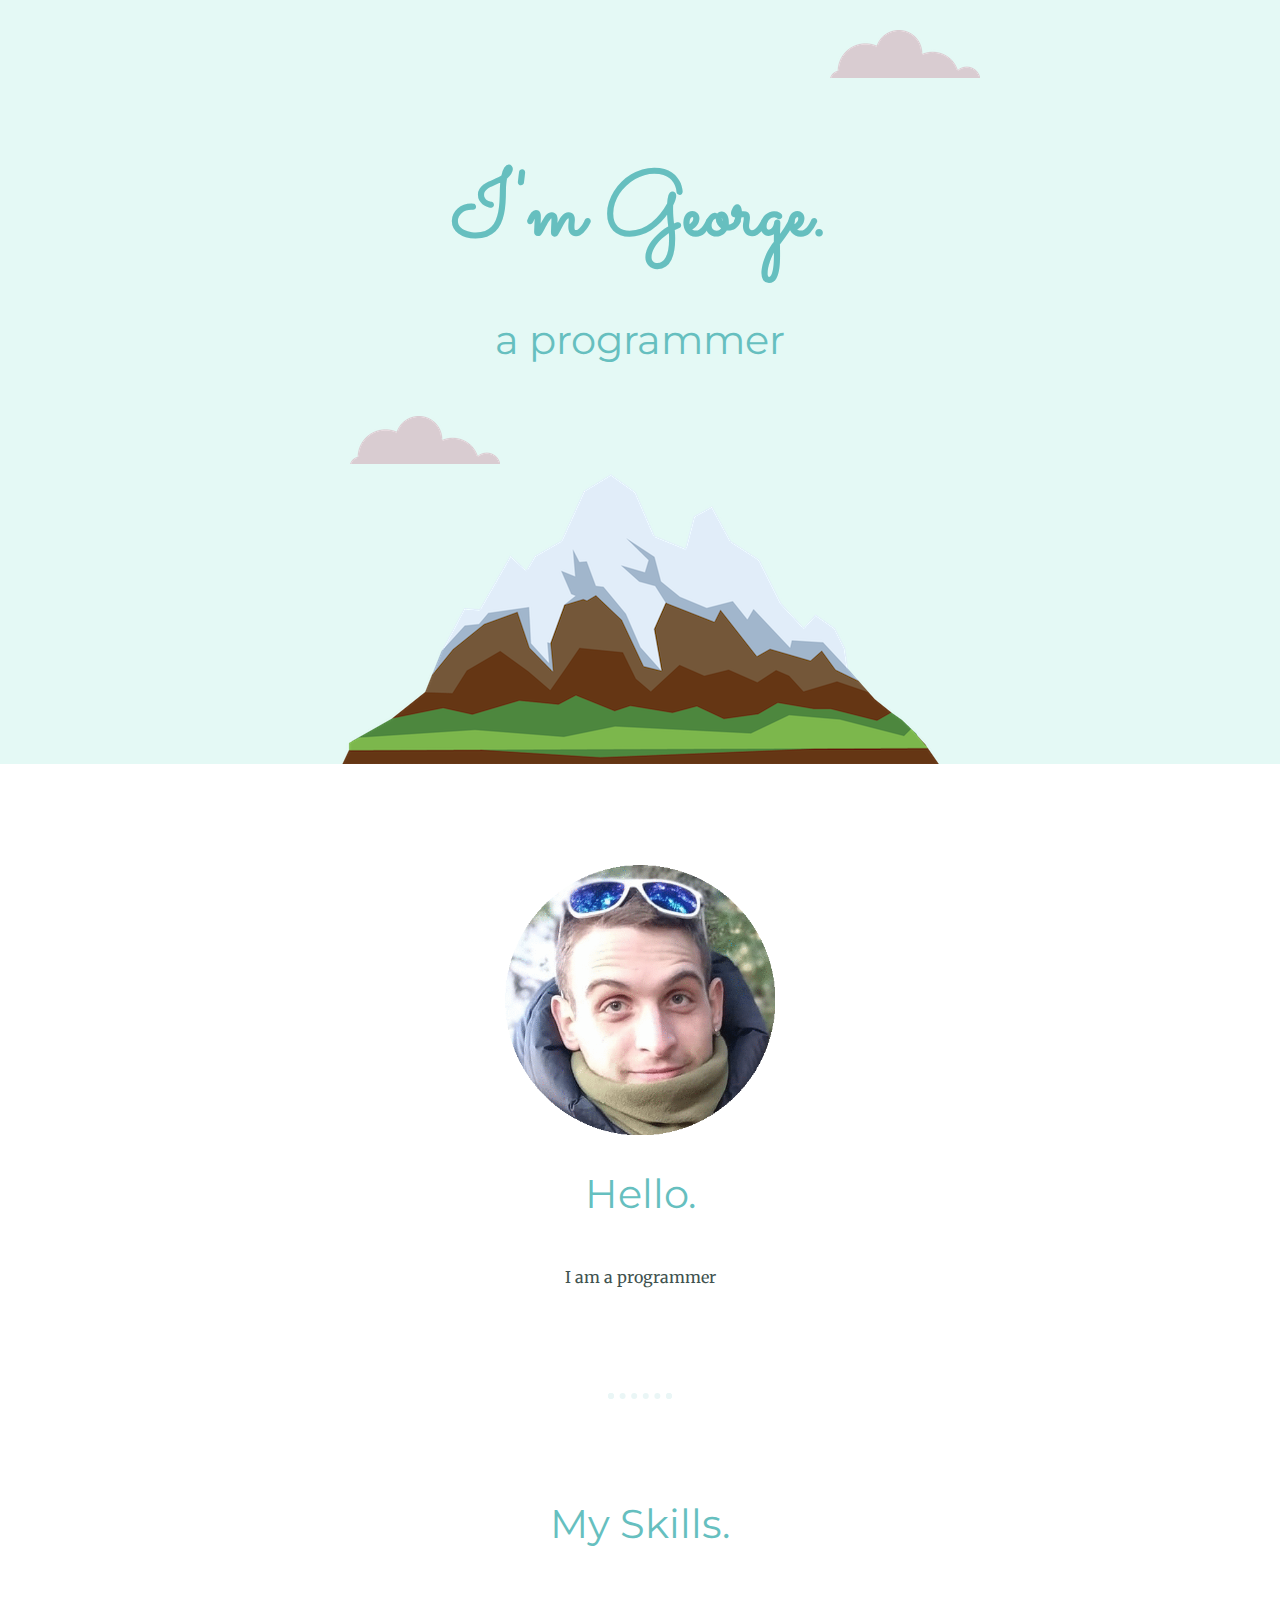
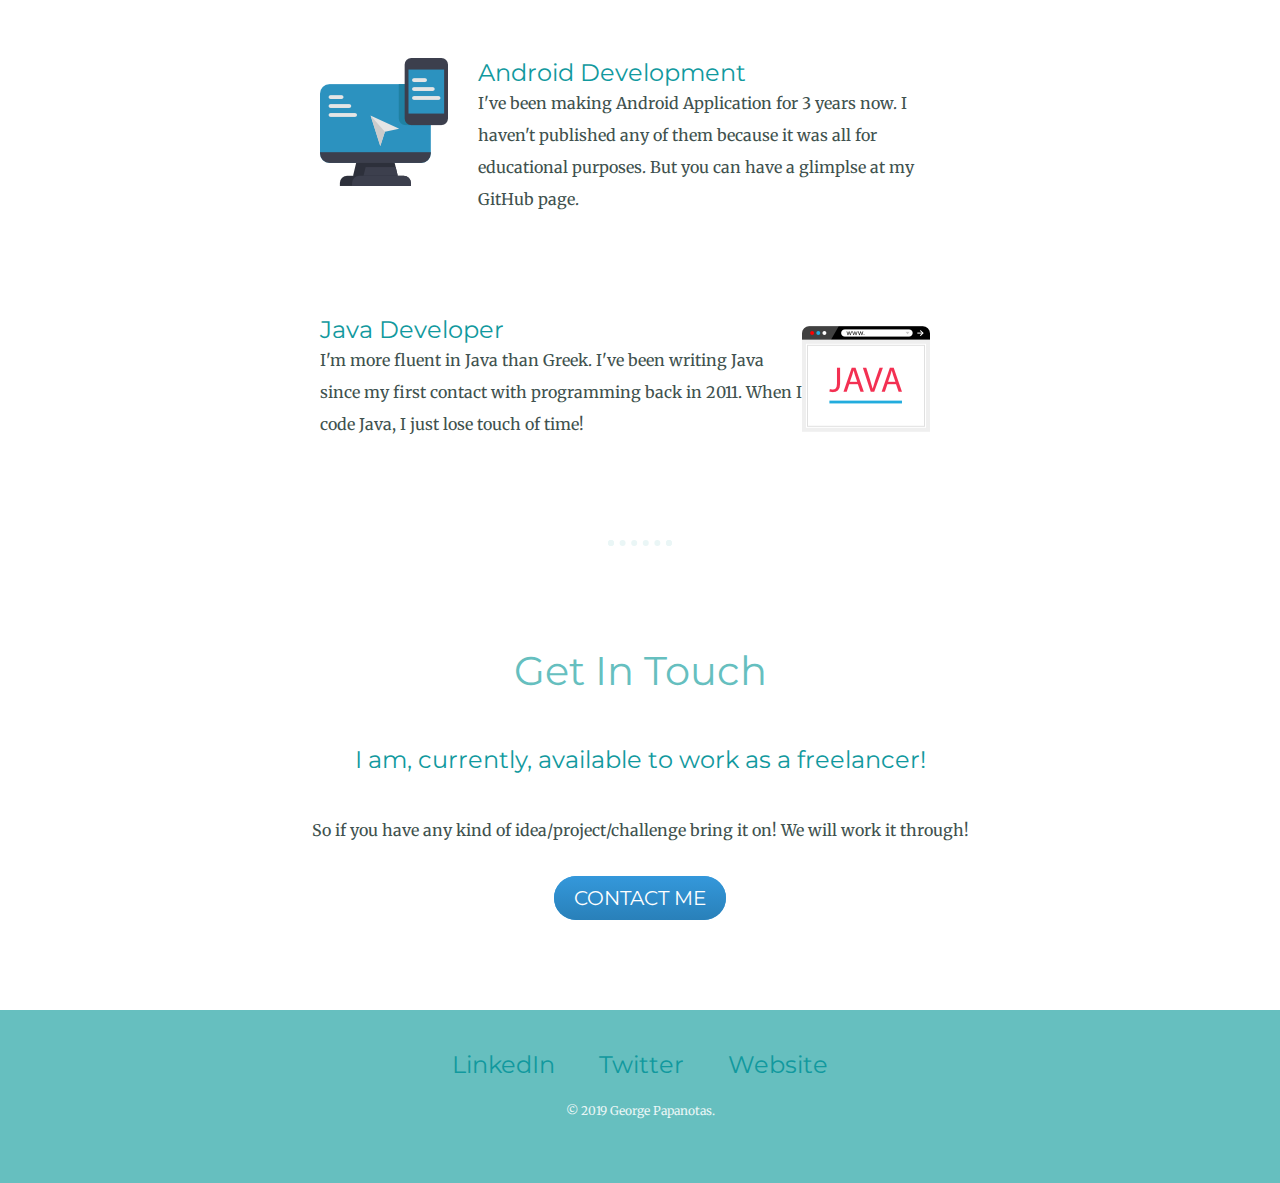
<file: index.html>
</<!DOCTYPE html>
<html lang="en" dir="ltr">

<head>
  <meta charset="utf-8">
  <title>George Papanotas</title>
  <link rel="stylesheet" type="text/css" href="../CSS/index.css">
  <link href="https://fonts.googleapis.com/css?family=Merriweather|Montserrat|Sacramento" rel="stylesheet">
</head>

<body>
  <div class="top_container">
    <img class="top-cloud" src="../Images/cloud.png" />
    <h1>I'm George.</h1>
    <h2 class = "sub ">a <span class = "dev">pro</span>grammer</h2>
    <img class="bottom_cloud" src="../Images/cloud.png">
    <img class="mountain" src="../Images/mountain.png">
  </div>
  <div class="middle-container">
  <div class="profile">
    <img class = "mapa_m" src="../Images/me.gif" alt="imapamou">
    <h2>Hello.</h2>
    <p class="intro">I am a programmer</p>
  </div>
  <hr>
  <div class="skills">
    <h2>My Skills.</h2>
    <div class="skill-row">
      <img class="computer-img" src="../Images/computer.png" alt="">
      <h3>Android Development</h3>
      <p>I've been making Android Application for 3 years now. I haven't published any of them because it was all for educational purposes. But you can have a glimplse at my GitHub page.</p>
    </div>
    <div class="skill-row">
      <img class="java-img" src="../Images/browser.png" alt="">
      <h3>Java Developer</h3>
      <p>I'm more fluent in Java than Greek. I've been writing Java since my first contact with programming back in 2011. When I code Java, I just lose touch of time!</p>
    </div>
  </div>
  <hr>
  <div class="contact-me">
    <h2>Get In Touch</h2>
    <h3 class="bottom_greet">I am, currently, available to work as a freelancer!</h3>
    <p class="bottom_greet2">So if you have any kind of idea/project/challenge bring it on! We will work it through!</p>
    <a class="btn" href="mailto:name@email.com">CONTACT ME</a>
  </div>
</div>


<div class="bottom-container">
  <a class="footer-link" href="https://www.linkedin.com/">LinkedIn</a>
  <a class="footer-link" href="https://twitter.com/">Twitter</a>
  <a class="footer-link" href="https://www.appbrewery.co/">Website</a>
  <p class="cpyr">© 2019 George Papanotas.</p>
</div>

</body>

</html>
</file>
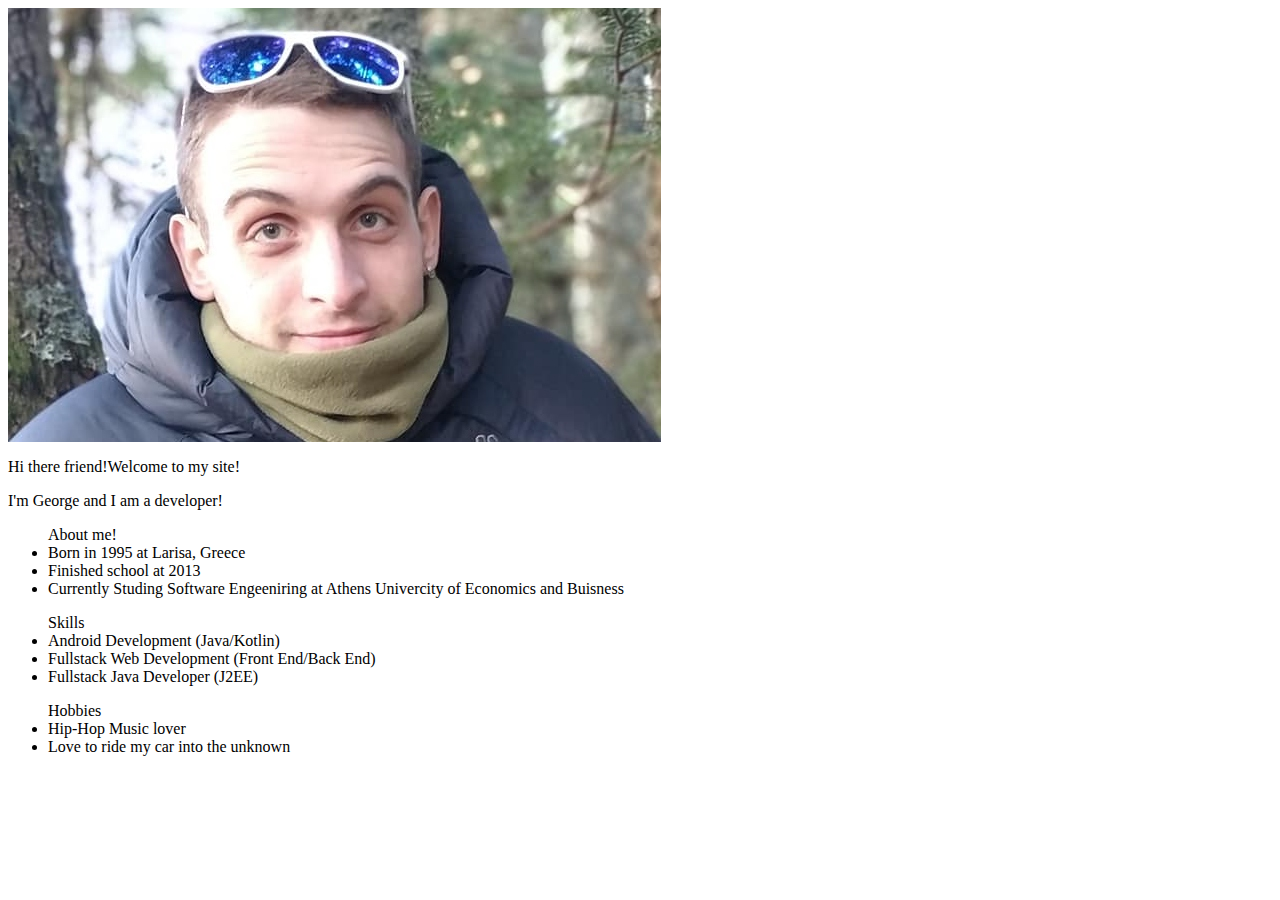
<file: Html/main.html>
<html>
  <head>
    <title>
        GeorgePapanotas
    </title>
  </head>
  <body>
    <img src="../Images/me.jpg">
    <p>Hi there friend!Welcome to my site!</p>
    <p>I'm George and I am a developer!</p>
    <div id = "about_me">
      <ul>About me!
        <li>Born in 1995 at Larisa, Greece</li>
        <li>Finished school at 2013</li>
        <li>Currently Studing Software Engeeniring at Athens Univercity of Economics and Buisness</li>
      </ul>
    </div>
    <div id = "Projects_Knowledge">
      <ul> Skills
        <li>
          Android Development (Java/Kotlin)
        </li>
        <li>
          Fullstack Web Development (Front End/Back End)
        </li>
        <li>
          Fullstack Java Developer (J2EE)
        </li>
    </div>
    <div id="Hobbies">
    <ul>Hobbies
      <li>
        Hip-Hop Music lover
      </li>
      <li>
        Love to ride my car into the unknown
      </li>

    </ul>

    </div>
  </body>


</html>
</file>
<file: CSS/index.css>
body {
  margin: 0;
  text-align: center;
  font-family: 'Merriweather', serif;
  font-size: 1em;
  color:#40514e;
}

.top_container {
  background-color: #e4f9f5;
  position: relative;
  padding-top: 100px;
}

h1 {
  font-size:5.62rem;
  margin: 50px auto 0 auto;
  font-family: 'Sacramento', cursive;
  color:#66BFBF;
}

h2{
  font-family: 'Montserrat', sans-serif;
  font-size:2.5rem;
  color:#66BFBF;
  font-weight: normal;
  padding-bottom:10px;
}

h3{
  font-family: 'Montserrat', sans-serif;
  font-size:1.5rem;
  color:#11999E;
  font-weight: normal;
  margin: 0;
}

a{
  font-family: 'Montserrat', sans-serif;
  font-size:1.5rem;
  color:#11999E;
  text-decoration: none;
  margin: 10px 20px;
}

p{
  margin:0;
  font-size: 1rem;
  line-height: 2;

}

.sub{
  font-weight: normal;
}

.intro{
  width:30%;
  margin:auto;
}

.dev1,.dev2,.dev3{
  text-decoration: underline;
}

.middle-container {
    margin: 100px 0;
}

.bottom-container {
  maring-top: 30px;
  background-color: #66bfbf;
  padding: 40px;
}

.mapa_m{
  margin-top: 1px;
  height: 30%;
}

.bottom_cloud {
  position: absolute;
  bottom: 300px;
  left: 350px;
}

.top-cloud {
  position: absolute;
  top: 30px;
  right: 300px;
}

.skill-row{
  width:50%;
  margin: 100px auto;
  text-align: left;
}

.computer-img{
  float:left;
  padding-right:30px;
}

.java-img{
  float:right;
  padding-right: 30px;
}

.btn {
  background: #3498db;
  background-image: -webkit-linear-gradient(top, #3498db, #2980b9);
  background-image: -moz-linear-gradient(top, #3498db, #2980b9);
  background-image: -ms-linear-gradient(top, #3498db, #2980b9);
  background-image: -o-linear-gradient(top, #3498db, #2980b9);
  background-image: linear-gradient(to bottom, #3498db, #2980b9);
  -webkit-border-radius: 28;
  -moz-border-radius: 28;
  border-radius: 28px;
  font-family: 'Montserrat', sans-serif;
  color: #ffffff;
  font-size: 20px;
  margin: 30px;
  padding: 10px 20px 10px 20px;
  text-decoration: none;
}

.btn:hover {
  background: #3cb0fd;
  background-image: -webkit-linear-gradient(top, #3cb0fd, #3498db);
  background-image: -moz-linear-gradient(top, #3cb0fd, #3498db);
  background-image: -ms-linear-gradient(top, #3cb0fd, #3498db);
  background-image: -o-linear-gradient(top, #3cb0fd, #3498db);
  background-image: linear-gradient(to bottom, #3cb0fd, #3498db);
  text-decoration: none;
}

.bottom_greet,.bottom_greet2{
  margin: 40px;
}

.contact-me{
  margin-bottom: 40px;
}

hr{
  border: dotted #eaf6f6 6px;
  border-bottom: none;
  width:4%;
  margin:100px auto;
}

a:hover{
  color:#eaf6f6;
}

.cpyr{
  color:#eaf6f6;
  font-size: 0.75rem;
  padding:20px 0;
}

@keyframes delayedShow {
  to {
    visibility: visible;
  }
}

@keyframes disapear{
  to{
    visibility: hidden;
  }
}

.dev1{
  visibility: hidden;
  animation: 0s linear 0.5s forwards delayedShow ;
}

.dev2{
  visibility: hidden;
  animation: 0s linear 1s forwards delayedShow ;
}

.dev3{
  visibility: hidden;
  animation: 0s linear 1.5s forwards delayedShow ;
}
</file>
